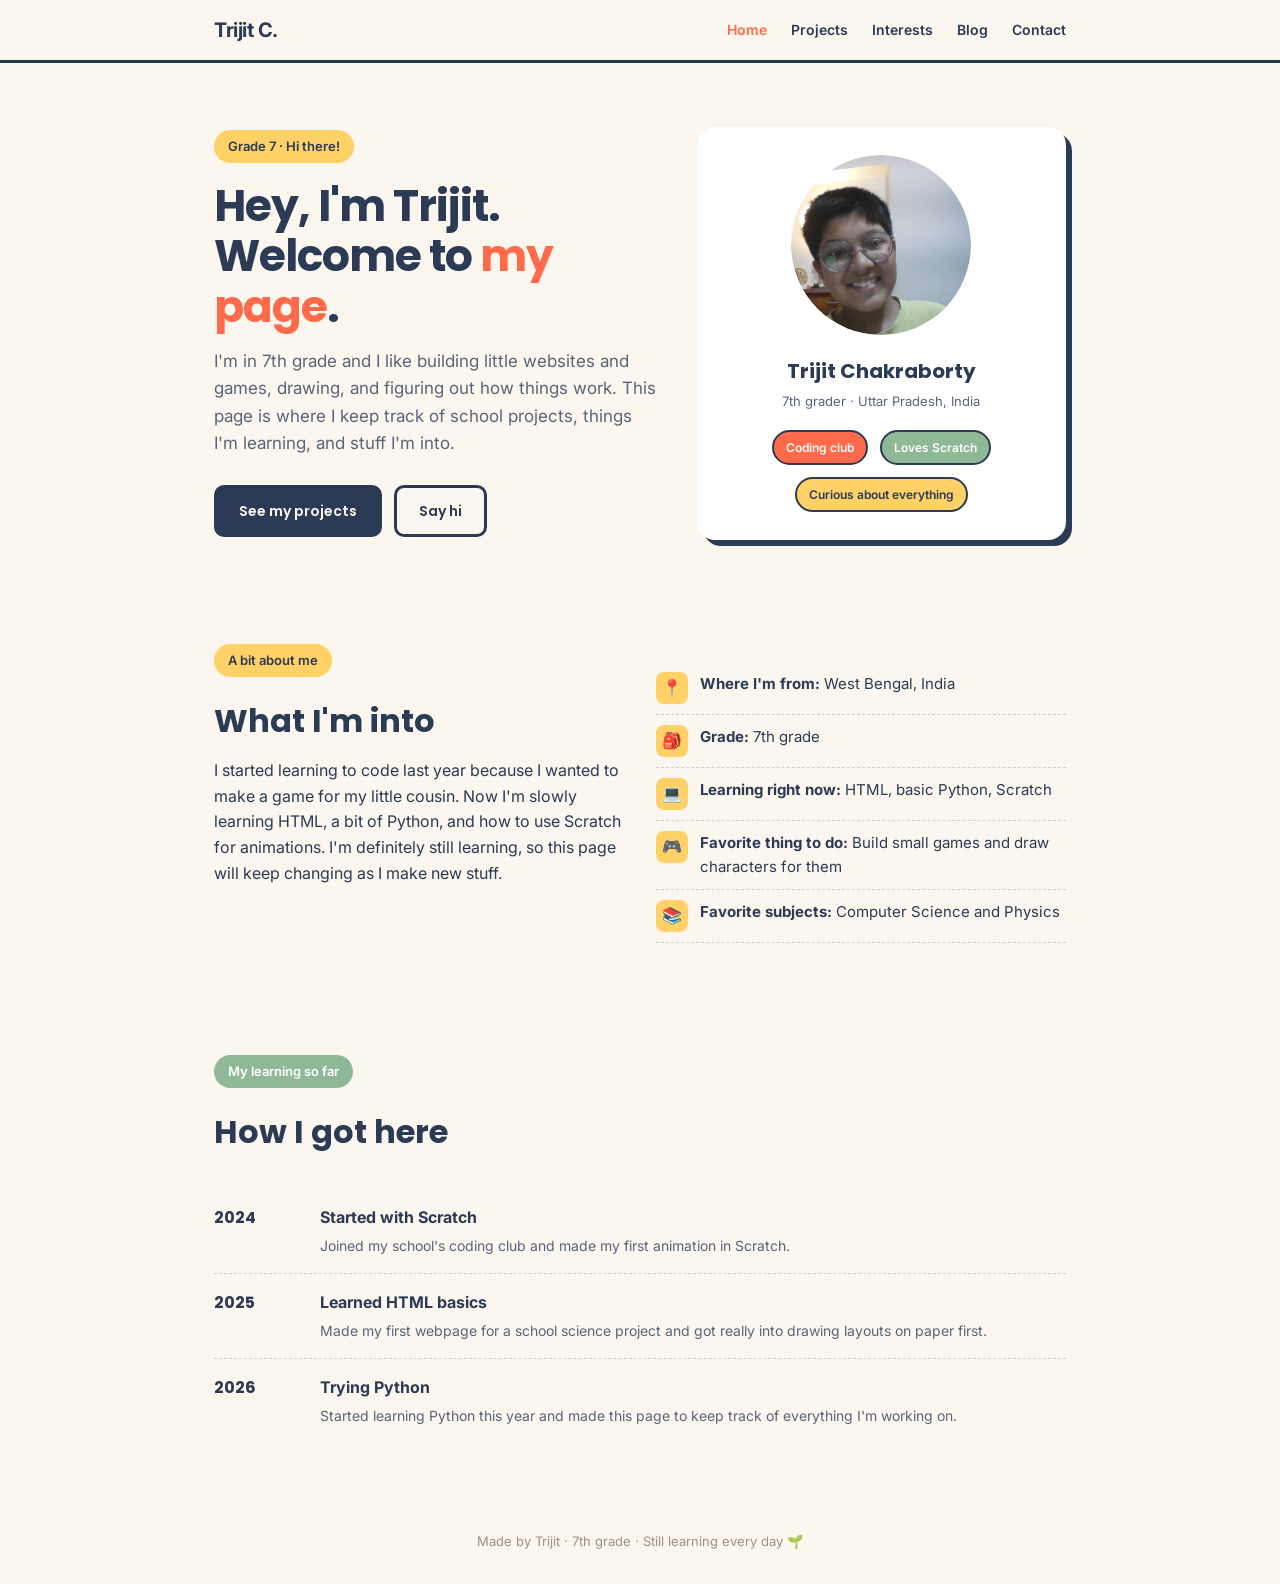
<file: index.html>
<!DOCTYPE html>
<html lang="en">
<head>
  <meta charset="UTF-8">
  <meta name="viewport" content="width=device-width, initial-scale=1.0">
  <title>Trijit Chakraborty</title>
  <link href="https://fonts.googleapis.com/css2?family=Poppins:wght@500;600;700&family=Inter:wght@400;500;600&display=swap" rel="stylesheet">
  <link rel="stylesheet" href="style.css">
</head>
<body>

<nav>
  <div class="wrap">
    <a href="index.html" class="logo">Trijit C.</a>
    <div class="nav-links">
      <a href="index.html" class="active">Home</a>
      <a href="projects.html">Projects</a>
      <a href="interests.html">Interests</a>
      <a href="blog.html">Blog</a>
      <a href="contact.html">Contact</a>
    </div>
  </div>
</nav>

<header class="hero">
  <div class="wrap hero-grid">
    <div>
      <span class="eyebrow">Grade 7 · Hi there!</span>
      <h1>Hey, I'm Trijit.<br>Welcome to <span>my page</span>.</h1>
      <p class="lead">I'm in 7th grade and I like building little websites and games, drawing, and figuring out how things work. This page is where I keep track of school projects, things I'm learning, and stuff I'm into.</p>
      <div class="btn-row">
        <a href="projects.html" class="btn btn-primary">See my projects</a>
        <a href="contact.html" class="btn btn-secondary">Say hi</a>
      </div>
    </div>
    <div class="avatar-card">
      <div class="avatar-circle">
        <img src="trijit.jpg">
      </div>
      <h3>Trijit Chakraborty</h3>
      <p>7th grader · Uttar Pradesh, India</p>
      <div class="sticker-row">
        <span class="sticker coral">Coding club</span>
        <span class="sticker sage">Loves Scratch</span>
        <span class="sticker yellow">Curious about everything</span>
      </div>
    </div>
  </div>
</header>

<section id="about">
  <div class="wrap about-grid">
    <div>
      <span class="eyebrow">A bit about me</span>
      <h2>What I'm into</h2>
      <p>I started learning to code last year because I wanted to make a game for my little cousin. Now I'm slowly learning HTML, a bit of Python, and how to use Scratch for animations. I'm definitely still learning, so this page will keep changing as I make new stuff.</p>
    </div>
    <ul class="fact-list">
      <li><div class="icon-box">📍</div><div><strong>Where I'm from:</strong> West Bengal, India</div></li>
      <li><div class="icon-box">🎒</div><div><strong>Grade:</strong> 7th grade</div></li>
      <li><div class="icon-box">💻</div><div><strong>Learning right now:</strong> HTML, basic Python, Scratch</div></li>
      <li><div class="icon-box">🎮</div><div><strong>Favorite thing to do:</strong> Build small games and draw characters for them</div></li>
      <li><div class="icon-box">📚</div><div><strong>Favorite subjects:</strong> Computer Science and Physics</div></li>
    </ul>
  </div>
</section>

<section id="timeline">
  <div class="wrap">
    <div class="section-head">
      <span class="eyebrow">My learning so far</span>
      <h2>How I got here</h2>
    </div>
    <div class="timeline">
      <div class="timeline-item">
        <div class="year">2024</div>
        <div>
          <h4>Started with Scratch</h4>
          <p>Joined my school's coding club and made my first animation in Scratch.</p>
        </div>
      </div>
      <div class="timeline-item">
        <div class="year">2025</div>
        <div>
          <h4>Learned HTML basics</h4>
          <p>Made my first webpage for a school science project and got really into drawing layouts on paper first.</p>
        </div>
      </div>
      <div class="timeline-item">
        <div class="year">2026</div>
        <div>
          <h4>Trying Python</h4>
          <p>Started learning Python this year and made this page to keep track of everything I'm working on.</p>
        </div>
      </div>
    </div>
  </div>
</section>

<footer>
  Made by Trijit · 7th grade · Still learning every day 🌱
</footer>

</body>
</html>
</file>
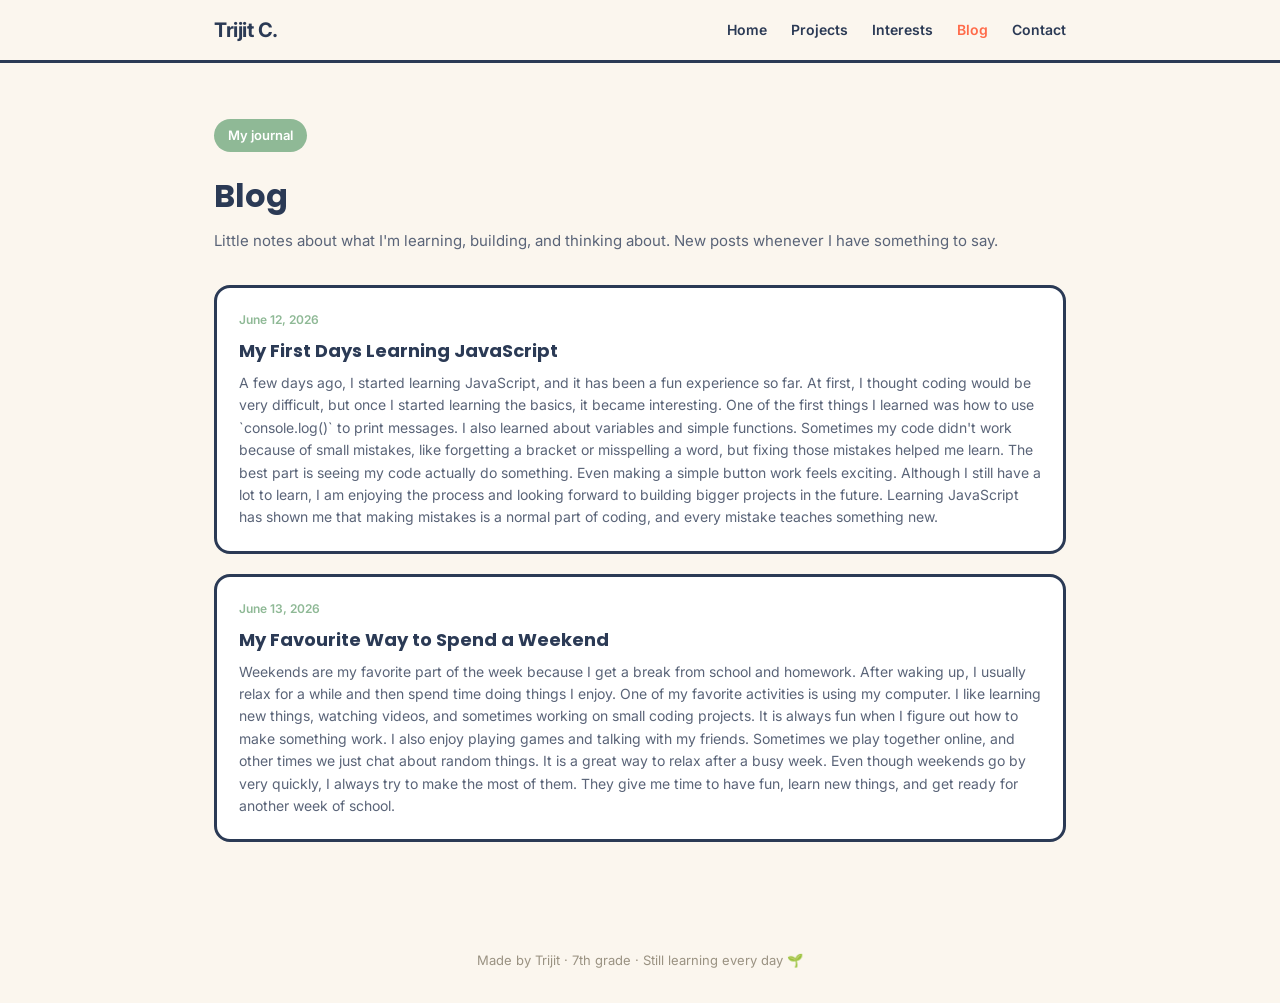
<file: blog.html>
<!DOCTYPE html>
<html lang="en">
<head>
  <meta charset="UTF-8">
  <meta name="viewport" content="width=device-width, initial-scale=1.0">
  <title>Blog - Trijit Chakraborty</title>
  <link href="https://fonts.googleapis.com/css2?family=Poppins:wght@500;600;700&family=Inter:wght@400;500;600&display=swap" rel="stylesheet">
  <link rel="stylesheet" href="style.css">
  <style>
    .post-card {
      background: #fff; border: 3px solid #2B3A55; border-radius: 16px;
      padding: 22px; margin-bottom: 20px; text-decoration: none; color: #2B3A55;
      display: block; transition: transform 0.15s ease;
    }
    .post-card:hover { transform: translateY(-2px); }
    .post-card .date {
      font-size: 12px; font-weight: 600; color: #8FB996; margin-bottom: 8px;
    }
    .post-card h3 { font-size: 18px; margin-bottom: 6px; }
    .post-card p { font-size: 14px; color: #5A6478; }
  </style>
</head>
<body>

<nav>
  <div class="wrap">
    <a href="index.html" class="logo">Trijit C.</a>
    <div class="nav-links">
      <a href="index.html">Home</a>
      <a href="projects.html">Projects</a>
      <a href="interests.html">Interests</a>
      <a href="blog.html" class="active">Blog</a>
      <a href="contact.html">Contact</a>
    </div>
  </div>
</nav>

<section style="padding-top: 56px;">
  <div class="wrap">
    <div class="section-head">
      <span class="eyebrow">My journal</span>
      <h2>Blog</h2>
      <p>Little notes about what I'm learning, building, and thinking about. New posts whenever I have something to say.</p>
    </div>

    <a href="#" class="post-card">
      <div class="date">June 12, 2026</div>
      <h3> My First Days Learning JavaScript
</h3>
      <p>
A few days ago, I started learning JavaScript, and it has been a fun experience so far. At first, I thought coding would be very difficult, but once I started learning the basics, it became interesting.
One of the first things I learned was how to use `console.log()` to print messages. I also learned about variables and simple functions. Sometimes my code didn't work because of small mistakes, like forgetting a bracket or misspelling a word, but fixing those mistakes helped me learn.
The best part is seeing my code actually do something. Even making a simple button work feels exciting. Although I still have a lot to learn, I am enjoying the process and looking forward to building bigger projects in the future.
Learning JavaScript has shown me that making mistakes is a normal part of coding, and every mistake teaches something new.
</p>
    </a>
<a href="#" class="post-card">
      <div class="date">June 13, 2026</div>
      <h3> My Favourite Way to Spend a Weekend
</h3>
      <p>
Weekends are my favorite part of the week because I get a break from school and homework. After waking up, I usually relax for a while and then spend time doing things I enjoy.
One of my favorite activities is using my computer. I like learning new things, watching videos, and sometimes working on small coding projects. It is always fun when I figure out how to make something work.
I also enjoy playing games and talking with my friends. Sometimes we play together online, and other times we just chat about random things. It is a great way to relax after a busy week.
Even though weekends go by very quickly, I always try to make the most of them. They give me time to have fun, learn new things, and get ready for another week of school.
</p>
    </a>

  </div>
</section>

<footer>
  Made by Trijit · 7th grade · Still learning every day 🌱
</footer>

</body>
</html>
</file>
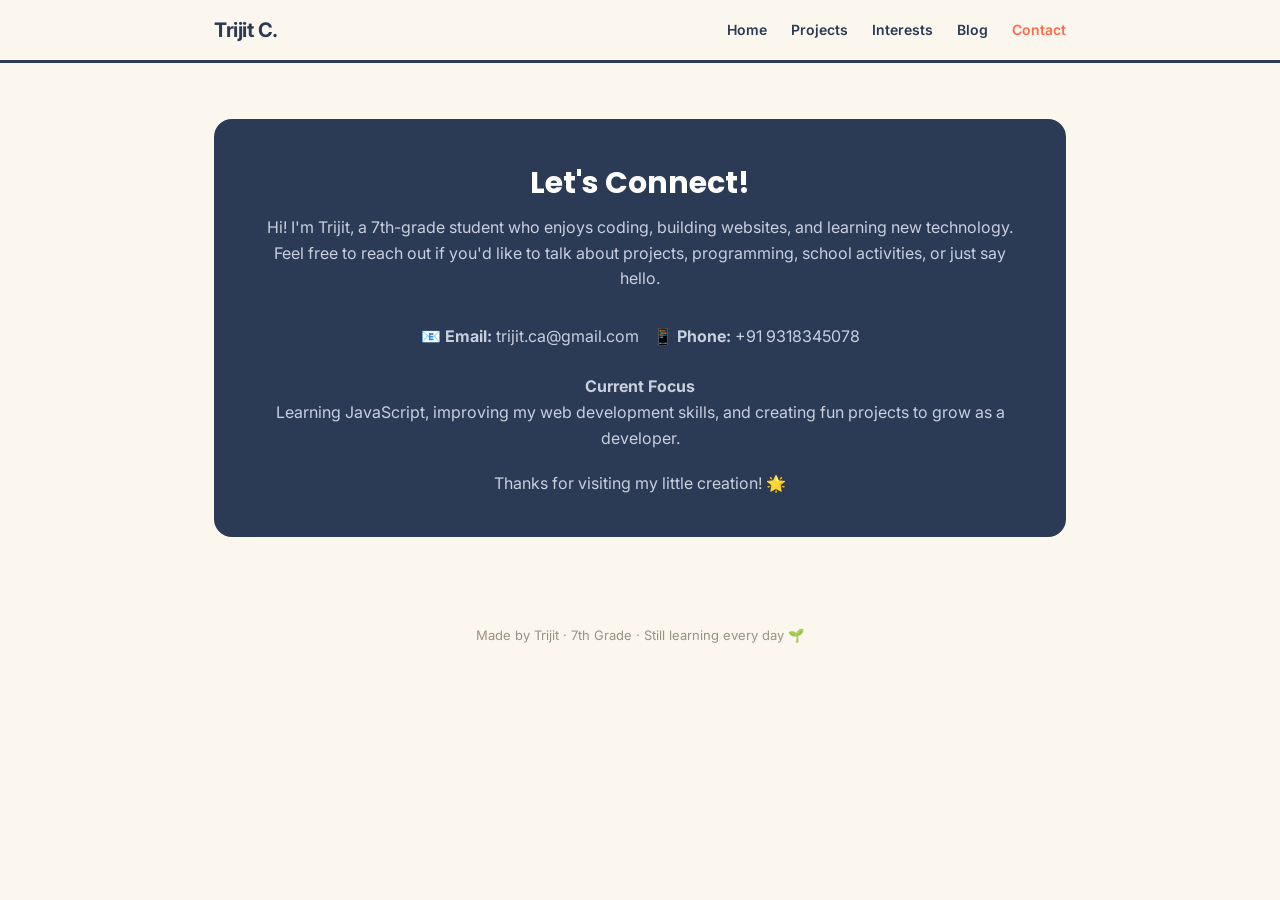
<file: contact.html>
<!DOCTYPE html>
<html lang="en">
<head>
  <meta charset="UTF-8">
  <meta name="viewport" content="width=device-width, initial-scale=1.0">
  <title>Contact - Trijit Chakraborty</title>

  <link href="https://fonts.googleapis.com/css2?family=Poppins:wght@500;600;700&family=Inter:wght@400;500;600&display=swap" rel="stylesheet">
  <link rel="stylesheet" href="style.css">
</head>
<body>

<nav>
  <div class="wrap">
    <a href="index.html" class="logo">Trijit C.</a>

    <div class="nav-links">
      <a href="index.html">Home</a>
      <a href="projects.html">Projects</a>
      <a href="interests.html">Interests</a>
      <a href="blog.html">Blog</a>
      <a href="contact.html" class="active">Contact</a>
    </div>
  </div>
</nav>

<section style="padding-top: 56px;">
  <div class="wrap">
    <div class="contact-card">

      <h2>Let's Connect!</h2>

      <p>
        Hi! I'm Trijit, a 7th-grade student who enjoys coding, building websites,
        and learning new technology. Feel free to reach out if you'd like to talk
        about projects, programming, school activities, or just say hello.
      </p>

      <div class="contact-list">
        <p><strong>📧 Email:</strong> trijit.ca@gmail.com</p>
        <p><strong>📱 Phone:</strong> +91 9318345078</p>
      </div>

      <p style="margin-top: 25px;">
        <strong>Current Focus</strong><br>
        Learning JavaScript, improving my web development skills,
        and creating fun projects to grow as a developer.
      </p>

      <p style="margin-top: 20px;">
        Thanks for visiting my little creation! 🌟
      </p>

    </div>
  </div>
</section>

<footer>
  Made by Trijit · 7th Grade · Still learning every day 🌱
</footer>

</body>
</html>
</file>
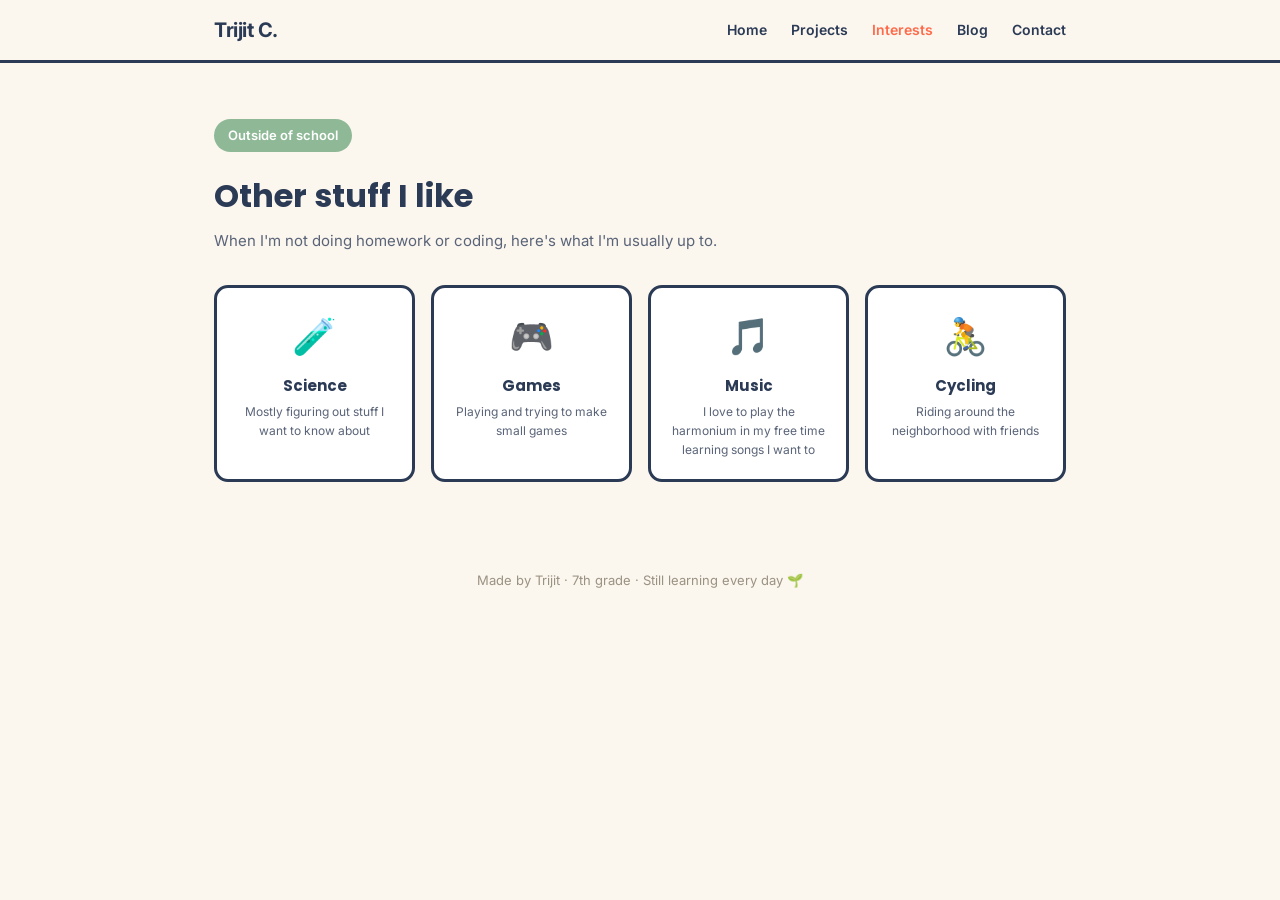
<file: interests.html>
<!DOCTYPE html>
<html lang="en">
<head>
  <meta charset="UTF-8">
  <meta name="viewport" content="width=device-width, initial-scale=1.0">
  <title>Interests - Trijit Chakraborty</title>
  <link href="https://fonts.googleapis.com/css2?family=Poppins:wght@500;600;700&family=Inter:wght@400;500;600&display=swap" rel="stylesheet">
  <link rel="stylesheet" href="style.css">
</head>
<body>

<nav>
  <div class="wrap">
    <a href="index.html" class="logo">Trijit C.</a>
    <div class="nav-links">
      <a href="index.html">Home</a>
      <a href="projects.html">Projects</a>
      <a href="interests.html" class="active">Interests</a>
      <a href="blog.html">Blog</a>
      <a href="contact.html">Contact</a>
    </div>
  </div>
</nav>

<section style="padding-top: 56px;">
  <div class="wrap">
    <div class="section-head">
      <span class="eyebrow">Outside of school</span>
      <h2>Other stuff I like</h2>
      <p>When I'm not doing homework or coding, here's what I'm usually up to.</p>
    </div>
    <div class="interest-grid">
      <div class="interest-card">
        <div class="emoji">🧪</div>
        <h3>Science</h3>
        <p>Mostly figuring out stuff I want to know about</p>
      </div>
      <div class="interest-card">
        <div class="emoji">🎮</div>
        <h3>Games</h3>
        <p>Playing and trying to make small games</p>
      </div>
      <div class="interest-card">
        <div class="emoji">🎵</div>
        <h3>Music</h3>
        <p>I love to play the harmonium in my free time learning songs I want to</p>
      </div>
      <div class="interest-card">
        <div class="emoji">🚴</div>
        <h3>Cycling</h3>
        <p>Riding around the neighborhood with friends</p>
      </div>
    </div>
  </div>
</section>

<footer>
  Made by Trijit · 7th grade · Still learning every day 🌱
</footer>

</body>
</html>
</file>
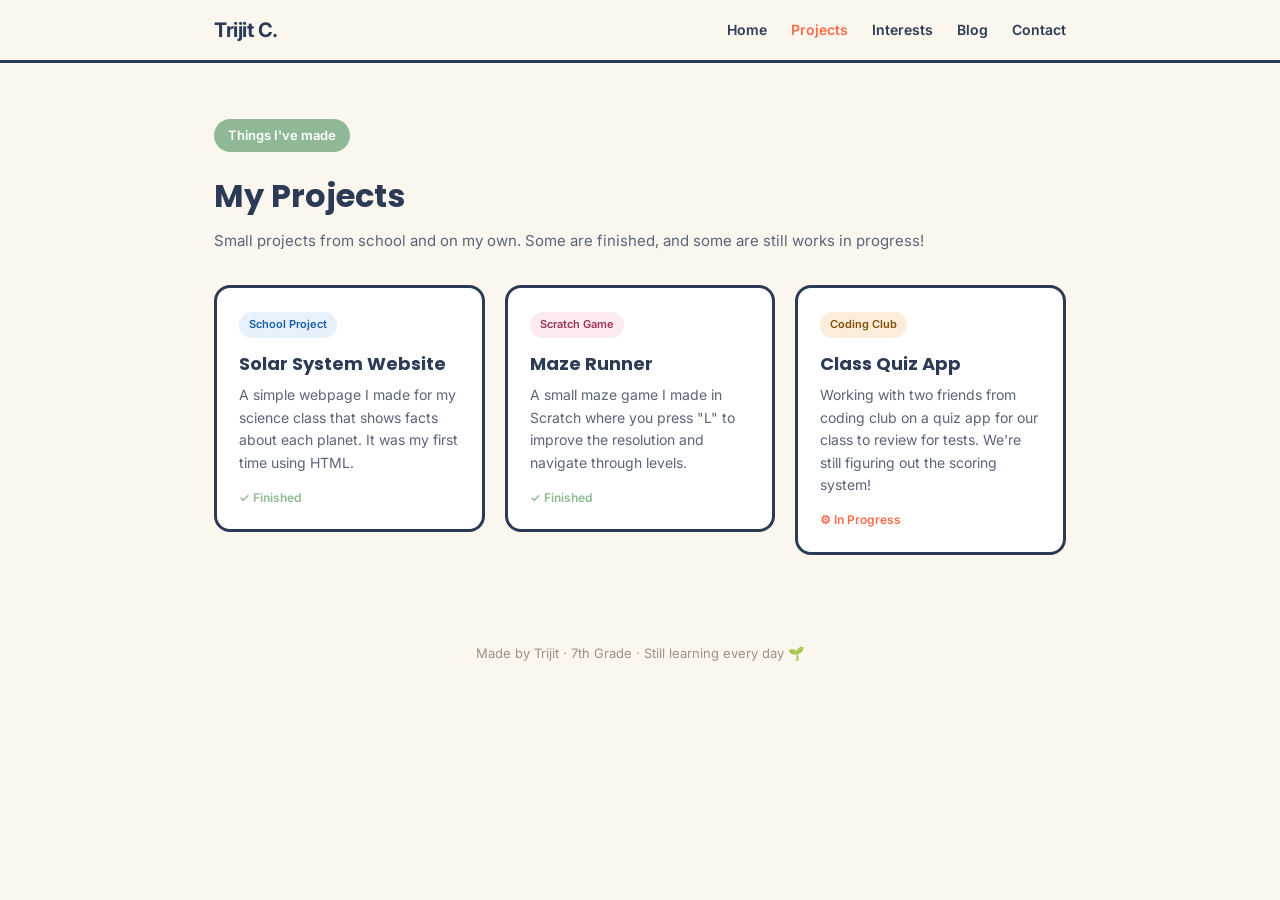
<file: projects.html>
<!DOCTYPE html>
<html lang="en">
<head>
  <meta charset="UTF-8">
  <meta name="viewport" content="width=device-width, initial-scale=1.0">
  <title>Projects - Trijit Chakraborty</title>

  <link href="https://fonts.googleapis.com/css2?family=Poppins:wght@500;600;700&family=Inter:wght@400;500;600&display=swap" rel="stylesheet">
  <link rel="stylesheet" href="style.css">
</head>

<body>

  <nav>
    <div class="wrap">
      <a href="index.html" class="logo">Trijit C.</a>

      <div class="nav-links">
        <a href="index.html">Home</a>
        <a href="projects.html" class="active">Projects</a>
        <a href="interests.html">Interests</a>
        <a href="blog.html">Blog</a>
        <a href="contact.html">Contact</a>
      </div>
    </div>
  </nav>

  <section style="padding-top: 56px;">
    <div class="wrap">

      <div class="section-head">
        <span class="eyebrow">Things I've made</span>
        <h2>My Projects</h2>
        <p>
          Small projects from school and on my own.
          Some are finished, and some are still works in progress!
        </p>
      </div>

      <div class="projects-grid">

        <!-- Project 1 -->
        <a href="https://trijitca.github.io/solarsystem/" target="_blank" class="project-link">
          <div class="project-card">
            <span class="tag school">School Project</span>
            <h3>Solar System Website</h3>
            <p>
              A simple webpage I made for my science class that shows facts
              about each planet. It was my first time using HTML.
            </p>
            <div class="status">✓ Finished</div>
          </div>
        </a>

        <!-- Project 2 -->
        <a href="https://scratch.mit.edu/projects/1331745429/" target="_blank" class="project-link">
          <div class="project-card">
            <span class="tag hobby">Scratch Game</span>
            <h3>Maze Runner</h3>
            <p>
              A small maze game I made in Scratch where you press "L"
              to improve the resolution and navigate through levels.
            </p>
            <div class="status">✓ Finished</div>
          </div>
        </a>

        <!-- Project 3 -->
        <div class="project-card">
          <span class="tag club">Coding Club</span>
          <h3>Class Quiz App</h3>
          <p>
            Working with two friends from coding club on a quiz app
            for our class to review for tests. We're still figuring
            out the scoring system!
          </p>
          <div class="status" style="color:#FF6B4A;">
            ⚙ In Progress
          </div>
        </div>

      </div>

    </div>
  </section>

  <footer>
    Made by Trijit · 7th Grade · Still learning every day 🌱
  </footer>

</body>
</html>
</file>
<file: style.css>
* { margin: 0; padding: 0; box-sizing: border-box; }
body {
  font-family: 'Inter', sans-serif;
  background: #FBF6EE;
  color: #2B3A55;
  line-height: 1.6;
}
h1, h2, h3, .display { font-family: 'Poppins', sans-serif; }

.wrap { max-width: 900px; margin: 0 auto; padding: 0 24px; }
section { padding: 56px 0; }

/* nav */
nav { position: sticky; top: 0; z-index: 50; background: #FBF6EE; border-bottom: 3px solid #2B3A55; }
nav .wrap { display: flex; align-items: center; justify-content: space-between; padding: 14px 24px; }
.logo { font-weight: 700; font-size: 20px; letter-spacing: -0.5px; text-decoration: none; color: #2B3A55; }
.nav-links { display: flex; gap: 24px; font-weight: 600; font-size: 14px; }
.nav-links a { color: #2B3A55; text-decoration: none; }
.nav-links a:hover, .nav-links a.active { color: #FF6B4A; }

/* hero */
.hero { padding: 64px 0 48px; }
.hero-grid { display: grid; grid-template-columns: 1.2fr 1fr; gap: 40px; align-items: center; }
.eyebrow {
  display: inline-block; background: #FFD166; color: #2B3A55;
  font-weight: 600; font-size: 13px; padding: 6px 14px; border-radius: 999px; margin-bottom: 18px;
}
.hero h1 { font-size: 44px; font-weight: 700; line-height: 1.15; letter-spacing: -1px; }
.hero h1 span { color: #FF6B4A; }
.hero p.lead { font-size: 17px; color: #5A6478; margin-top: 16px; max-width: 480px; }
.btn-row { display: flex; gap: 12px; margin-top: 28px; flex-wrap: wrap; }
.btn {
  font-family: 'Poppins', sans-serif; font-weight: 600; font-size: 14px;
  padding: 12px 22px; border-radius: 10px; text-decoration: none; display: inline-block;
  border: 3px solid #2B3A55; transition: transform 0.15s ease;
}
.btn:hover { transform: translateY(-2px); }
.btn-primary { background: #2B3A55; color: #FBF6EE; }
.btn-secondary { background: transparent; color: #2B3A55; }

/* avatar card */
.avatar-card {
  background: #fff; ; border-radius: 18px; padding: 28px;
  text-align: center; box-shadow: 6px 6px 0 ;
}
.avatar-circle {
  width: 180px;
  height: 180px;
  border-radius: 50%;
  overflow: hidden;
  margin: 0 auto 20px;
  display: flex;
  justify-content: center;
  align-items: center;
  background: transparent;
}
.avatar-circle img {
   width: 100%;
  height: 100%;
  object-fit: cover;
  border-radius: 50%;
  display: block;
}
.avatar-card h3 { font-size: 20px; }
.avatar-card p { font-size: 13px; color: #5A6478; margin-top: 4px; }

/* stickers */
.sticker-row { display: flex; gap: 12px; flex-wrap: wrap; justify-content: center; margin-top: 18px; }
.sticker { font-size: 12px; font-weight: 600; padding: 6px 12px; border-radius: 999px; border: 2px solid #2B3A55; }
.sticker.coral { background: #FF6B4A; color: #fff; }
.sticker.sage { background: #8FB996; color: #fff; }
.sticker.yellow { background: #FFD166; color: #2B3A55; }

/* about */
.about-grid { display: grid; grid-template-columns: 1fr 1fr; gap: 32px; align-items: start; }
.about-grid h2 { font-size: 32px; margin-bottom: 12px; }
.fact-list { list-style: none; margin-top: 18px; }
.fact-list li {
  display: flex; gap: 12px; align-items: flex-start;
  padding: 10px 0; border-bottom: 1px dashed #D8CDBB; font-size: 15px;
}
.fact-list li .icon-box {
  flex-shrink: 0; width: 32px; height: 32px; border-radius: 8px;
  background: #FFD166; display: flex; align-items: center; justify-content: center; font-size: 16px;
}

/* section heading */
.section-head { margin-bottom: 32px; }
.section-head .eyebrow { background: #8FB996; color: #fff; }
.section-head h2 { font-size: 32px; }
.section-head p { color: #5A6478; margin-top: 8px; font-size: 15px; }

/* projects */
.projects-grid { display: grid; grid-template-columns: repeat(auto-fit, minmax(240px, 1fr)); gap: 20px; }
.project-card { background: #fff; border: 3px solid #2B3A55; border-radius: 16px; padding: 22px; }
.project-card .tag { display: inline-block; font-size: 11px; font-weight: 600; padding: 4px 10px; border-radius: 999px; margin-bottom: 12px; }
.tag.school { background: #E6F1FB; color: #185FA5; }
.tag.club { background: #FAEEDA; color: #854F0B; }
.tag.hobby { background: #FBEAF0; color: #993556; }
.project-card h3 { font-size: 18px; margin-bottom: 6px; }
.project-card p { font-size: 14px; color: #5A6478; }
.project-card .status { margin-top: 14px; font-size: 12px; font-weight: 600; color: #8FB996; }
.project-link{
  text-decoration:none;
  color:inherit;
  display:block;
}

.project-link:hover .project-card{
  transform:translateY(-5px);
}

/* timeline */
.timeline { margin-top: 12px; }
.timeline-item { display: grid; grid-template-columns: 90px 1fr; gap: 16px; padding: 16px 0; border-bottom: 1px dashed #D8CDBB; }
.timeline-item:last-child { border-bottom: none; }
.timeline-item .year { font-weight: 700; font-family: 'Poppins', sans-serif; }
.timeline-item h4 { font-size: 16px; }
.timeline-item p { font-size: 14px; color: #5A6478; margin-top: 4px; }

/* interests */
.interest-grid { display: grid; grid-template-columns: repeat(auto-fit, minmax(150px, 1fr)); gap: 16px; }
.interest-card { background: #fff; border: 3px solid #2B3A55; border-radius: 14px; padding: 20px; text-align: center; }
.interest-card .emoji { font-size: 36px; margin-bottom: 8px; }
.interest-card h3 { font-size: 15px; margin-bottom: 4px; }
.interest-card p { font-size: 12px; color: #5A6478; }

/* contact */
.contact-card { background: #2B3A55; color: #FBF6EE; border-radius: 18px; padding: 40px; text-align: center; }
.contact-card h2 { font-size: 30px; color: #fff; }
.contact-card p { color: #C9CFDD; margin-top: 8px; }
.contact-list { display: flex; gap: 14px; flex-wrap: wrap; justify-content: center; margin-top: 24px; }
.contact-list a {
  background: #FBF6EE; color: #2B3A55; text-decoration: none;
  font-weight: 600; font-size: 13px; padding: 10px 18px; border-radius: 999px;
}
.contact-list a:hover { background: #FFD166; }

/* footer */
footer { text-align: center; padding: 32px 0; font-size: 13px; color: #9A9282; }

@media (max-width: 720px) {
  .hero-grid, .about-grid { grid-template-columns: 1fr; }
  .hero h1 { font-size: 32px; }
  .nav-links { display: none; }
}
</file>
